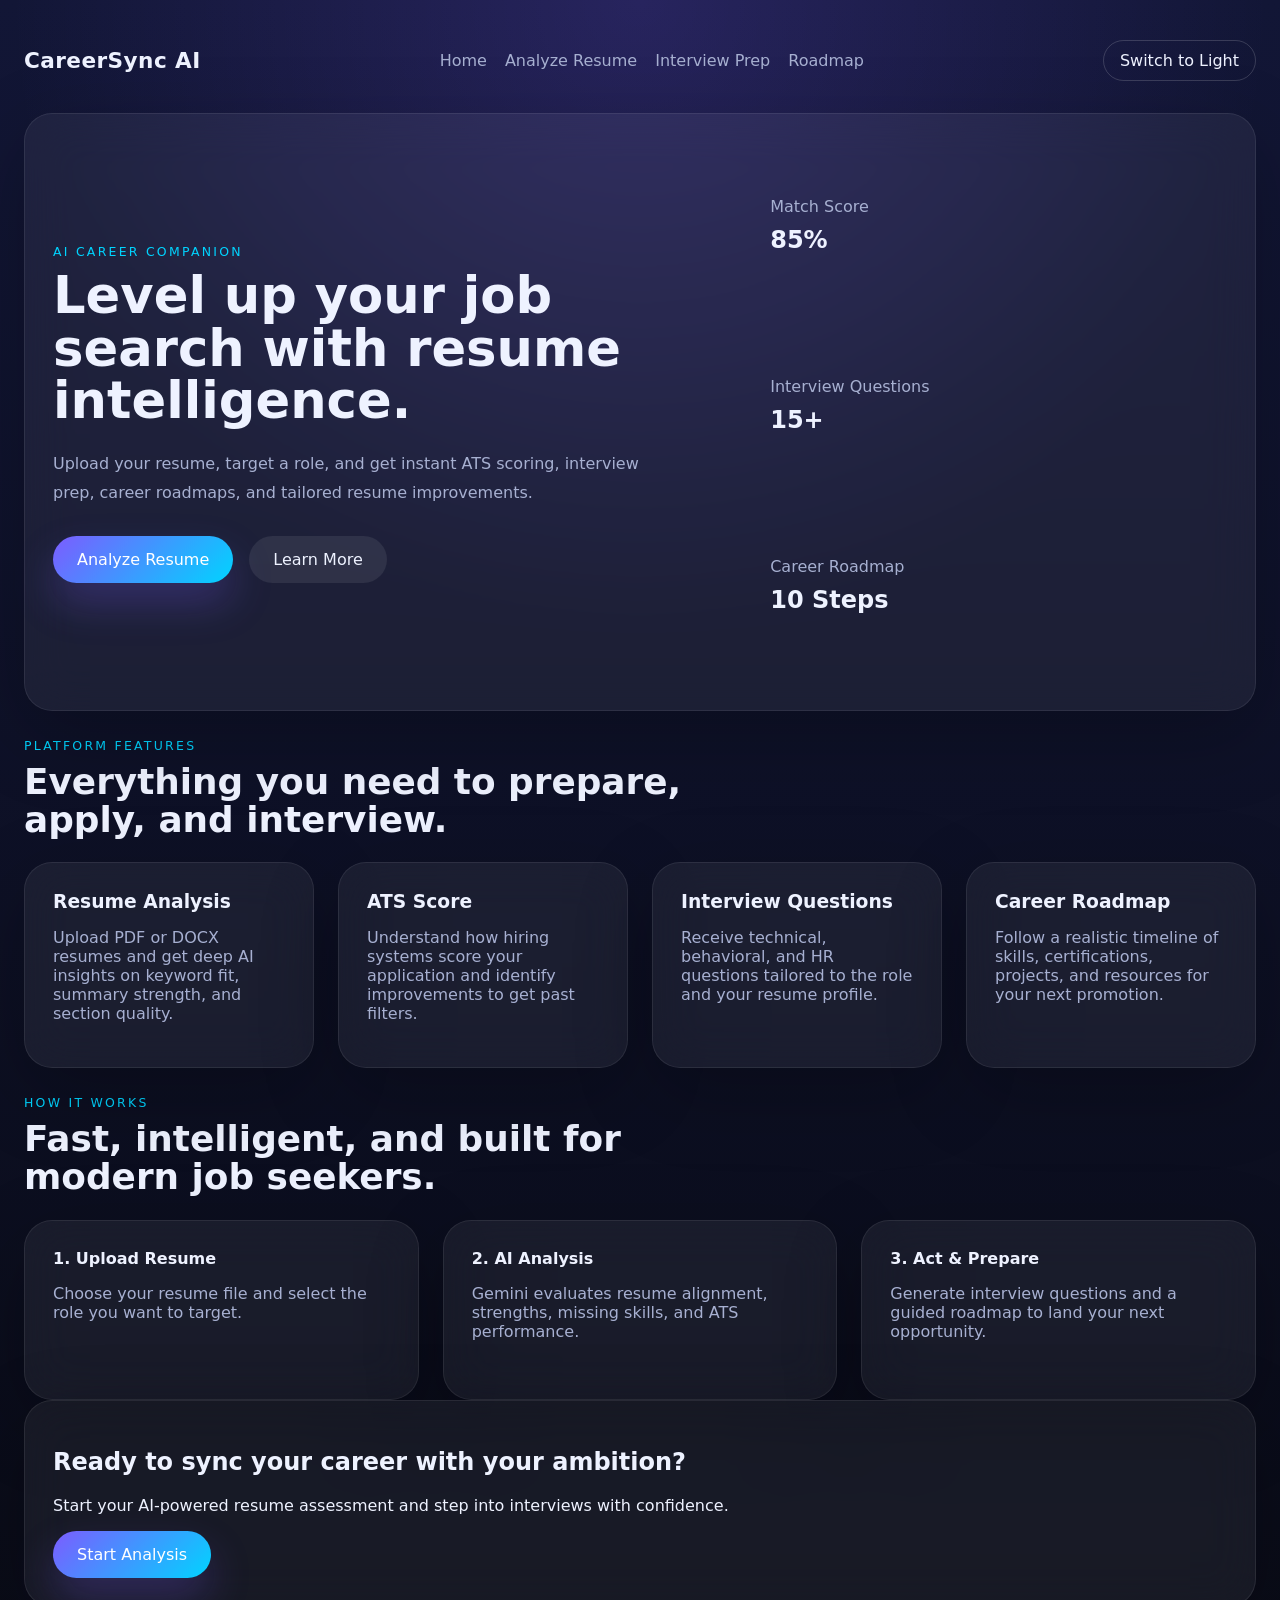
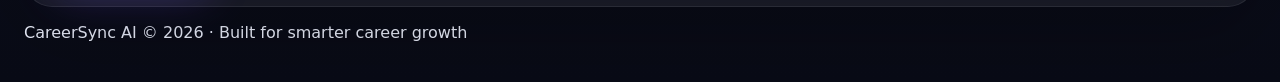
<file: frontend/index.html>
<!DOCTYPE html>
<html lang="en">
<head>
  <meta charset="UTF-8" />
  <meta name="viewport" content="width=device-width, initial-scale=1.0" />
  <title>CareerSync AI</title>
  <link rel="stylesheet" href="css/style.css" />
</head>
<body>
  <div class="page-shell">
    <header class="navbar">
      <div class="brand">CareerSync AI</div>
      <nav class="nav-links">
        <a href="index.html">Home</a>
        <a href="upload.html">Analyze Resume</a>
        <a href="interview.html">Interview Prep</a>
        <a href="roadmap.html">Roadmap</a>
      </nav>
      <button class="theme-toggle" id="themeToggle">Dark Mode</button>
    </header>

    <main class="hero-section glass-card">
      <div class="hero-copy">
        <span class="eyebrow">AI Career Companion</span>
        <h1>Level up your job search with resume intelligence.</h1>
        <p>Upload your resume, target a role, and get instant ATS scoring, interview prep, career roadmaps, and tailored resume improvements.</p>
        <div class="hero-actions">
          <a class="btn btn-primary" href="upload.html">Analyze Resume</a>
          <a class="btn btn-secondary" href="#features">Learn More</a>
        </div>
      </div>
      <div class="hero-panel">
        <div class="stat-card">
          <span>Match Score</span>
          <h2>85%</h2>
        </div>
        <div class="stat-card">
          <span>Interview Questions</span>
          <h2>15+</h2>
        </div>
        <div class="stat-card">
          <span>Career Roadmap</span>
          <h2>10 Steps</h2>
        </div>
      </div>
    </main>

    <section class="section" id="features">
      <div class="section-heading">
        <span class="eyebrow">Platform Features</span>
        <h2>Everything you need to prepare, apply, and interview.</h2>
      </div>
      <div class="grid-4">
        <article class="feature-card glass-card">
          <h3>Resume Analysis</h3>
          <p>Upload PDF or DOCX resumes and get deep AI insights on keyword fit, summary strength, and section quality.</p>
        </article>
        <article class="feature-card glass-card">
          <h3>ATS Score</h3>
          <p>Understand how hiring systems score your application and identify improvements to get past filters.</p>
        </article>
        <article class="feature-card glass-card">
          <h3>Interview Questions</h3>
          <p>Receive technical, behavioral, and HR questions tailored to the role and your resume profile.</p>
        </article>
        <article class="feature-card glass-card">
          <h3>Career Roadmap</h3>
          <p>Follow a realistic timeline of skills, certifications, projects, and resources for your next promotion.</p>
        </article>
      </div>
    </section>

    <section class="section how-it-works">
      <div class="section-heading">
        <span class="eyebrow">How It Works</span>
        <h2>Fast, intelligent, and built for modern job seekers.</h2>
      </div>
      <div class="grid-3">
        <div class="process-card glass-card">
          <h4>1. Upload Resume</h4>
          <p>Choose your resume file and select the role you want to target.</p>
        </div>
        <div class="process-card glass-card">
          <h4>2. AI Analysis</h4>
          <p>Gemini evaluates resume alignment, strengths, missing skills, and ATS performance.</p>
        </div>
        <div class="process-card glass-card">
          <h4>3. Act & Prepare</h4>
          <p>Generate interview questions and a guided roadmap to land your next opportunity.</p>
        </div>
      </div>
    </section>

    <section class="cta-section glass-card">
      <div>
        <h2>Ready to sync your career with your ambition?</h2>
        <p>Start your AI-powered resume assessment and step into interviews with confidence.</p>
      </div>
      <a class="btn btn-primary" href="upload.html">Start Analysis</a>
    </section>

    <footer class="footer">
      <p>CareerSync AI &copy; 2026 · Built for smarter career growth</p>
    </footer>
  </div>

  <script src="js/main.js"></script>
</body>
</html>
</file>
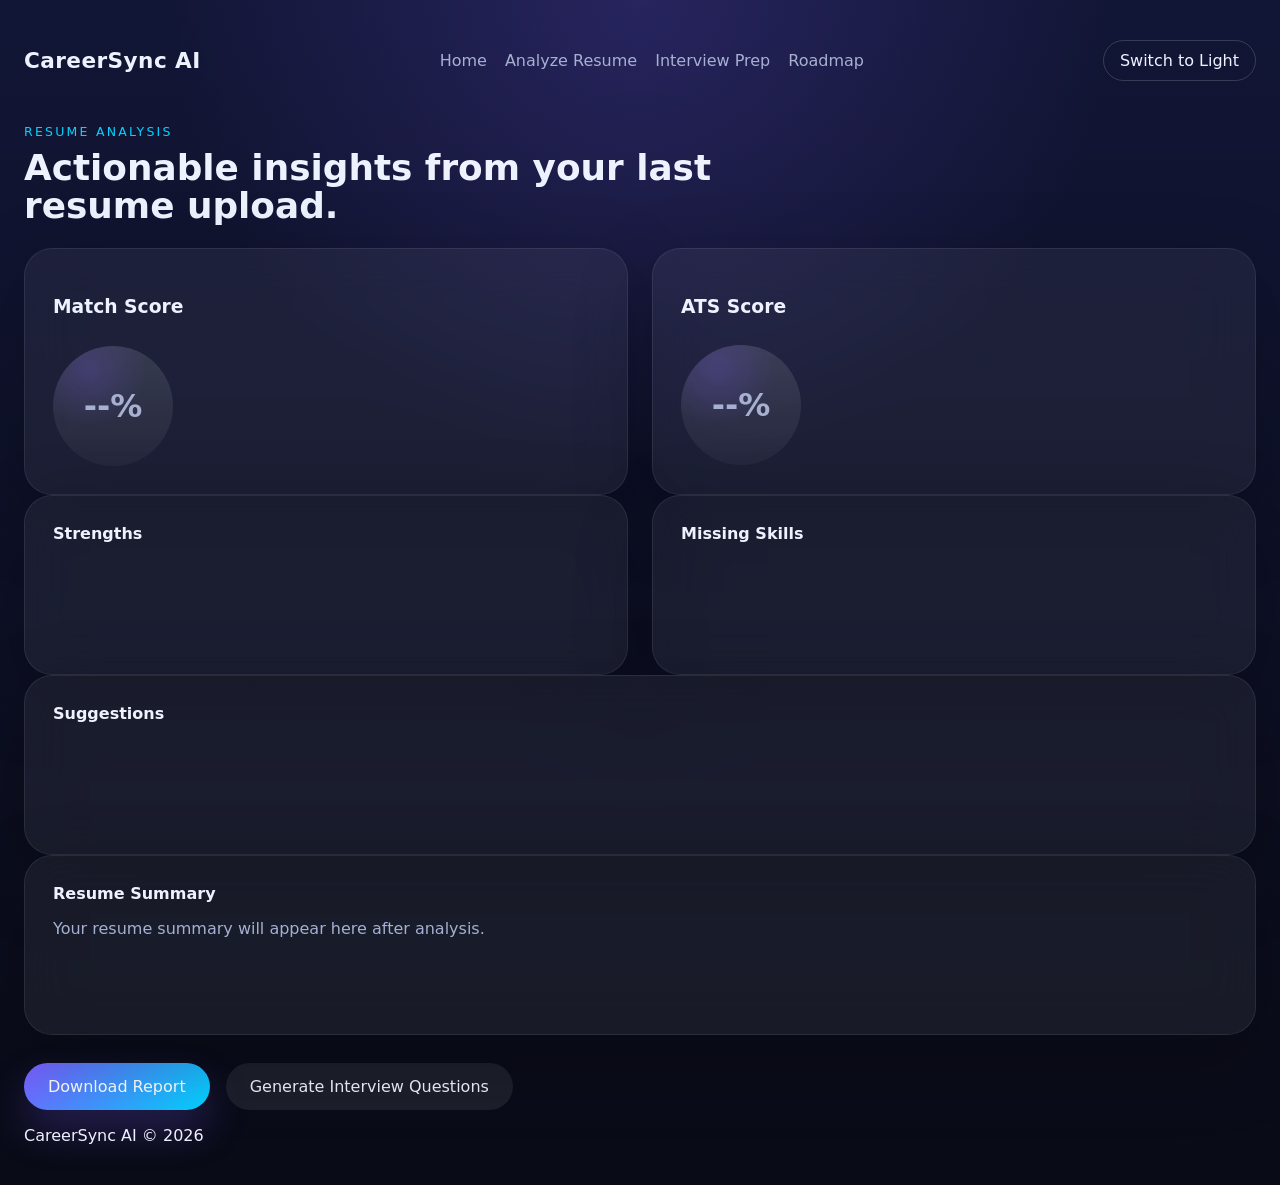
<file: frontend/analysis.html>
<!DOCTYPE html>
<html lang="en">
<head>
  <meta charset="UTF-8" />
  <meta name="viewport" content="width=device-width, initial-scale=1.0" />
  <title>Analysis | CareerSync AI</title>
  <link rel="stylesheet" href="css/style.css" />
</head>
<body>
  <div class="page-shell">
    <header class="navbar">
      <div class="brand">CareerSync AI</div>
      <nav class="nav-links">
        <a href="index.html">Home</a>
        <a href="upload.html">Analyze Resume</a>
        <a href="interview.html">Interview Prep</a>
        <a href="roadmap.html">Roadmap</a>
      </nav>
      <button class="theme-toggle" id="themeToggle">Dark Mode</button>
    </header>

    <main class="section">
      <div class="section-heading">
        <span class="eyebrow">Resume Analysis</span>
        <h2>Actionable insights from your last resume upload.</h2>
      </div>

      <div class="dashboard-grid">
        <div class="stat-card glass-card">
          <h3>Match Score</h3>
          <div class="circle-chart"><span id="matchScore">--%</span></div>
        </div>
        <div class="stat-card glass-card">
          <h3>ATS Score</h3>
          <div class="circle-chart"><span id="atsScore">--%</span></div>
        </div>
      </div>

      <div class="analysis-grid">
        <div class="analysis-card glass-card">
          <h4>Strengths</h4>
          <ul id="strengthsList"></ul>
        </div>
        <div class="analysis-card glass-card">
          <h4>Missing Skills</h4>
          <ul id="missingSkillsList"></ul>
        </div>
      </div>

      <div class="analysis-card glass-card">
        <h4>Suggestions</h4>
        <ul id="suggestionsList"></ul>
      </div>

      <div class="analysis-card glass-card">
        <h4>Resume Summary</h4>
        <p id="summaryText">Your resume summary will appear here after analysis.</p>
      </div>

      <div class="analysis-actions">
        <button class="btn btn-primary" id="downloadReport">Download Report</button>
        <a class="btn btn-secondary" href="interview.html">Generate Interview Questions</a>
      </div>
    </main>

    <footer class="footer">
      <p>CareerSync AI &copy; 2026</p>
    </footer>
  </div>

  <script src="js/main.js"></script>
  <script src="js/analysis.js"></script>
</body>
</html>
</file>
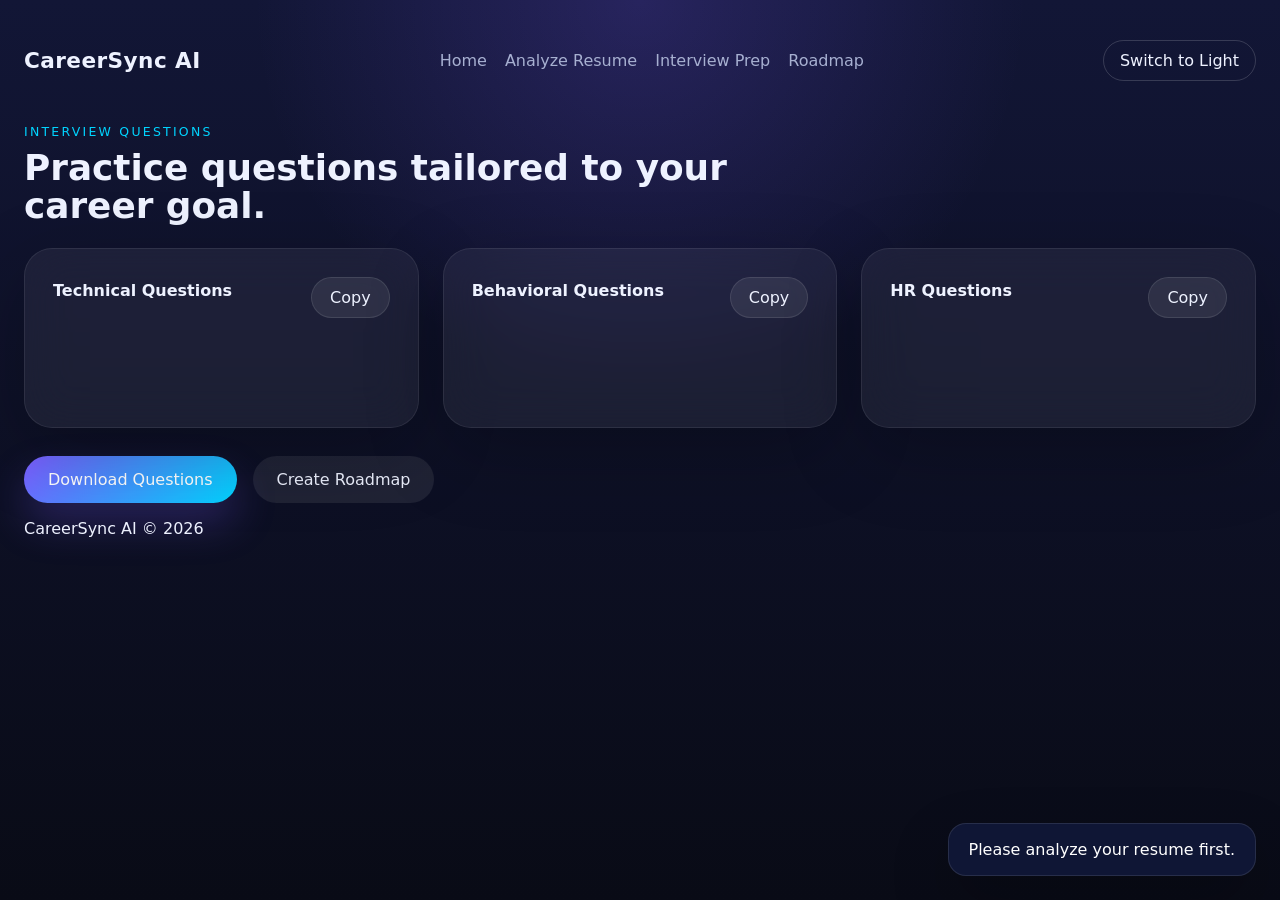
<file: frontend/interview.html>
<!DOCTYPE html>
<html lang="en">
<head>
  <meta charset="UTF-8" />
  <meta name="viewport" content="width=device-width, initial-scale=1.0" />
  <title>Interview Prep | CareerSync AI</title>
  <link rel="stylesheet" href="css/style.css" />
</head>
<body>
  <div class="page-shell">
    <header class="navbar">
      <div class="brand">CareerSync AI</div>
      <nav class="nav-links">
        <a href="index.html">Home</a>
        <a href="upload.html">Analyze Resume</a>
        <a href="interview.html">Interview Prep</a>
        <a href="roadmap.html">Roadmap</a>
      </nav>
      <button class="theme-toggle" id="themeToggle">Dark Mode</button>
    </header>

    <main class="section">
      <div class="section-heading">
        <span class="eyebrow">Interview Questions</span>
        <h2>Practice questions tailored to your career goal.</h2>
      </div>

      <div class="qa-grid">
        <div class="qa-card glass-card">
          <div class="qa-header">
            <h4>Technical Questions</h4>
            <button class="btn btn-tertiary" data-copy="technical">Copy</button>
          </div>
          <ul id="technicalList"></ul>
        </div>
        <div class="qa-card glass-card">
          <div class="qa-header">
            <h4>Behavioral Questions</h4>
            <button class="btn btn-tertiary" data-copy="behavioral">Copy</button>
          </div>
          <ul id="behavioralList"></ul>
        </div>
        <div class="qa-card glass-card">
          <div class="qa-header">
            <h4>HR Questions</h4>
            <button class="btn btn-tertiary" data-copy="hr">Copy</button>
          </div>
          <ul id="hrList"></ul>
        </div>
      </div>

      <div class="analysis-actions">
        <button class="btn btn-primary" id="downloadQuestions">Download Questions</button>
        <a class="btn btn-secondary" href="roadmap.html">Create Roadmap</a>
      </div>

      <div class="toast" id="toast"></div>
    </main>

    <footer class="footer">
      <p>CareerSync AI &copy; 2026</p>
    </footer>
  </div>

  <script src="js/main.js"></script>
  <script src="js/interview.js"></script>
</body>
</html>
</file>
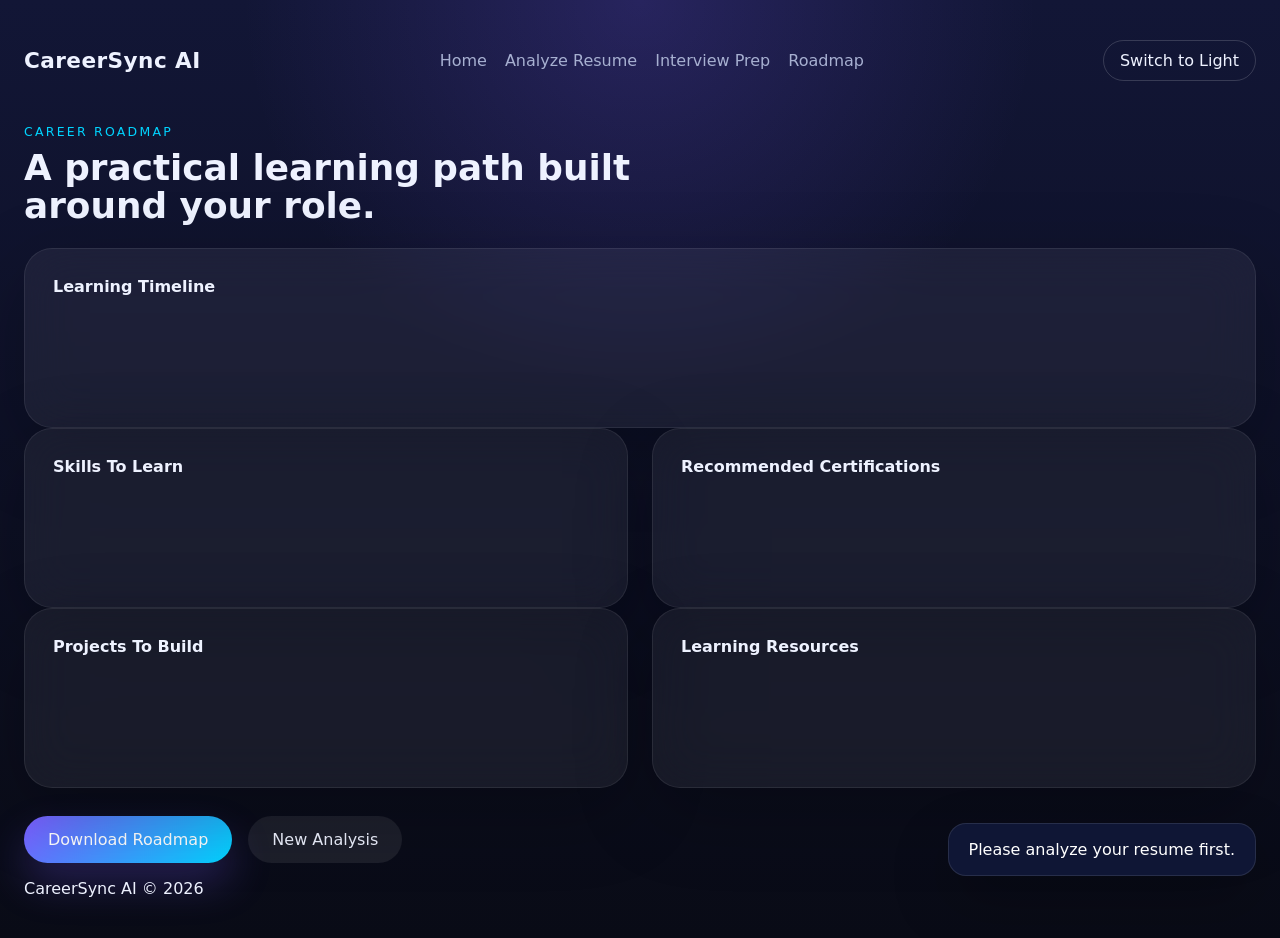
<file: frontend/roadmap.html>
<!DOCTYPE html>
<html lang="en">
<head>
  <meta charset="UTF-8" />
  <meta name="viewport" content="width=device-width, initial-scale=1.0" />
  <title>Career Roadmap | CareerSync AI</title>
  <link rel="stylesheet" href="css/style.css" />
</head>
<body>
  <div class="page-shell">
    <header class="navbar">
      <div class="brand">CareerSync AI</div>
      <nav class="nav-links">
        <a href="index.html">Home</a>
        <a href="upload.html">Analyze Resume</a>
        <a href="interview.html">Interview Prep</a>
        <a href="roadmap.html">Roadmap</a>
      </nav>
      <button class="theme-toggle" id="themeToggle">Dark Mode</button>
    </header>

    <main class="section">
      <div class="section-heading">
        <span class="eyebrow">Career Roadmap</span>
        <h2>A practical learning path built around your role.</h2>
      </div>

      <div class="timeline-card glass-card">
        <h4>Learning Timeline</h4>
        <ol id="timelineList" class="timeline-list"></ol>
      </div>

      <div class="roadmap-grid">
        <div class="roadmap-card glass-card">
          <h4>Skills To Learn</h4>
          <ul id="skillsList"></ul>
        </div>
        <div class="roadmap-card glass-card">
          <h4>Recommended Certifications</h4>
          <ul id="certificationsList"></ul>
        </div>
      </div>

      <div class="roadmap-grid">
        <div class="roadmap-card glass-card">
          <h4>Projects To Build</h4>
          <ul id="projectsList"></ul>
        </div>
        <div class="roadmap-card glass-card">
          <h4>Learning Resources</h4>
          <ul id="resourcesList"></ul>
        </div>
      </div>

      <div class="analysis-actions">
        <button class="btn btn-primary" id="downloadRoadmap">Download Roadmap</button>
        <a class="btn btn-secondary" href="upload.html">New Analysis</a>
      </div>

      <div class="toast" id="toast"></div>
    </main>

    <footer class="footer">
      <p>CareerSync AI &copy; 2026</p>
    </footer>
  </div>

  <script src="js/main.js"></script>
  <script src="js/roadmap.js"></script>
</body>
</html>
</file>
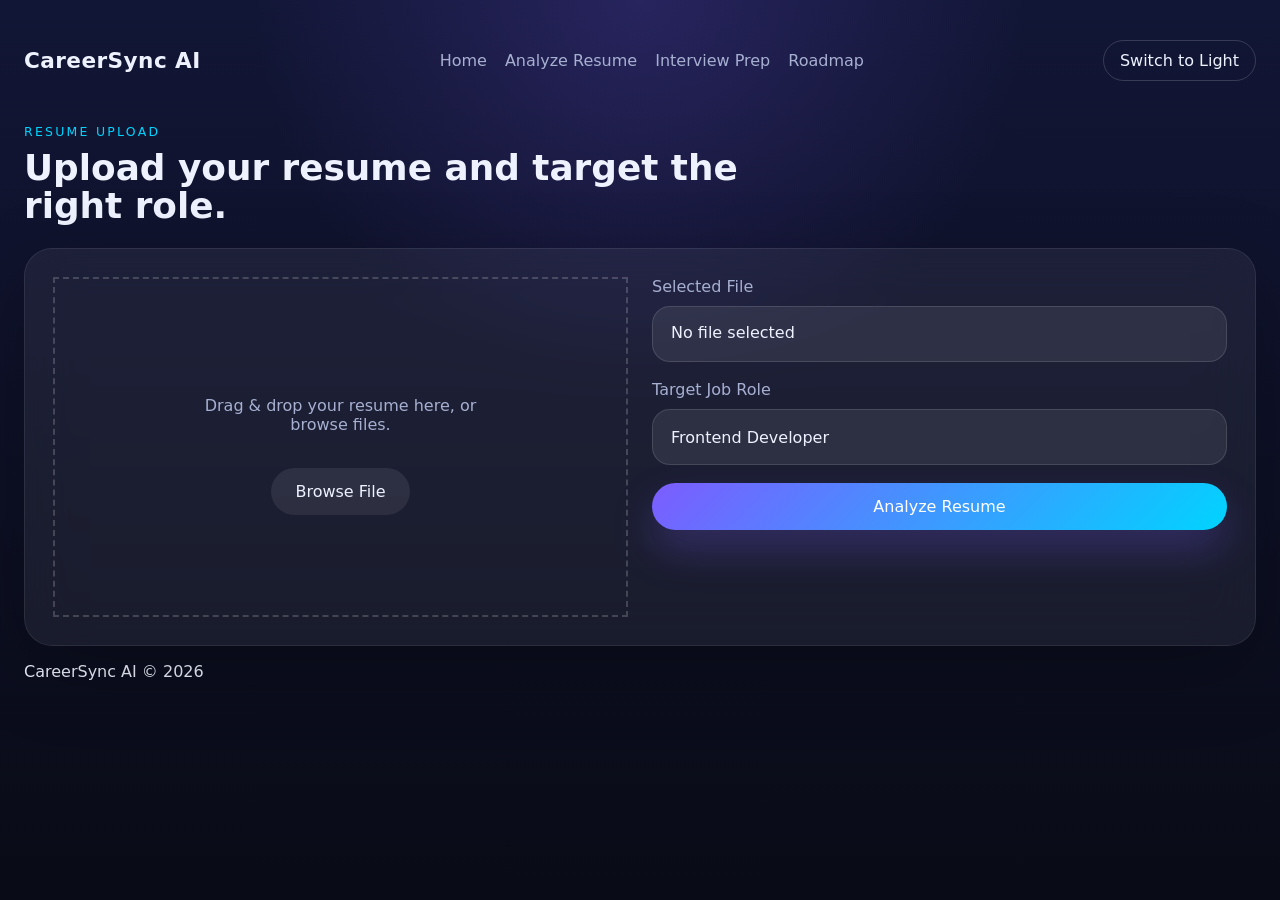
<file: frontend/upload.html>
<!DOCTYPE html>
<html lang="en">
<head>
  <meta charset="UTF-8" />
  <meta name="viewport" content="width=device-width, initial-scale=1.0" />
  <title>Upload Resume | CareerSync AI</title>
  <link rel="stylesheet" href="css/style.css" />
</head>
<body>
  <div class="page-shell">
    <header class="navbar">
      <div class="brand">CareerSync AI</div>
      <nav class="nav-links">
        <a href="index.html">Home</a>
        <a href="upload.html">Analyze Resume</a>
        <a href="interview.html">Interview Prep</a>
        <a href="roadmap.html">Roadmap</a>
      </nav>
      <button class="theme-toggle" id="themeToggle">Dark Mode</button>
    </header>

    <main class="section">
      <div class="section-heading">
        <span class="eyebrow">Resume Upload</span>
        <h2>Upload your resume and target the right role.</h2>
      </div>

      <div class="upload-panel glass-card">
        <div class="upload-area" id="uploadArea">
          <p>Drag & drop your resume here, or browse files.</p>
          <button class="btn btn-secondary" id="browseButton">Browse File</button>
          <input type="file" id="resumeInput" accept=".pdf,.docx,.txt" hidden />
        </div>

        <div class="upload-form">
          <div class="form-group">
            <label for="selectedFile">Selected File</label>
            <div id="selectedFile" class="file-preview">No file selected</div>
          </div>
          <div class="form-group">
            <label for="roleSelect">Target Job Role</label>
            <select id="roleSelect">
              <option value="Frontend Developer">Frontend Developer</option>
              <option value="Backend Developer">Backend Developer</option>
              <option value="Full Stack Developer">Full Stack Developer</option>
              <option value="Data Analyst">Data Analyst</option>
              <option value="AI/ML Engineer">AI/ML Engineer</option>
            </select>
          </div>
          <button class="btn btn-primary" id="analyzeButton">Analyze Resume</button>

          <div class="progress-block" id="progressBlock" hidden>
            <div class="spinner"></div>
            <span id="progressText">Uploading resume...</span>
          </div>
          <div class="toast" id="toast"></div>
        </div>
      </div>
    </main>

    <footer class="footer">
      <p>CareerSync AI &copy; 2026</p>
    </footer>
  </div>

  <script src="js/main.js"></script>
  <script src="js/upload.js"></script>
</body>
</html>
</file>
<file: frontend/css/style.css>
:root {
  --bg: radial-gradient(circle at top, rgba(124, 92, 255, 0.2), transparent 35%), linear-gradient(180deg, #121636 0%, #090b16 100%);
  --surface: rgba(255, 255, 255, 0.06);
  --surface-strong: rgba(255, 255, 255, 0.1);
  --text: #eef2ff;
  --muted: #a7b0d1;
  --primary: #7c5cff;
  --primary-soft: rgba(124, 92, 255, 0.16);
  --accent: #00d4ff;
  --danger: #ff6b6b;
  --shadow: 0 24px 80px rgba(0, 0, 0, 0.24);
}

body {
  margin: 0;
  min-height: 100vh;
  font-family: Inter, ui-sans-serif, system-ui, -apple-system, BlinkMacSystemFont, "Segoe UI", sans-serif;
  color: var(--text);
  background: var(--bg);
  transition: background 0.45s ease, color 0.45s ease;
}

body.dark {
  --bg: radial-gradient(circle at top, rgba(124, 92, 255, 0.2), transparent 35%), linear-gradient(180deg, #121636 0%, #090b16 100%);
  --surface: rgba(255, 255, 255, 0.06);
  --surface-strong: rgba(255, 255, 255, 0.1);
  --text: #eef2ff;
  --muted: #a7b0d1;
  --primary: #7c5cff;
  --accent: #00d4ff;
  --danger: #ff6b6b;
  --shadow: 0 24px 80px rgba(0, 0, 0, 0.24);
}

body.light {
  --bg: #f4f7ff;
  --surface: rgba(255, 255, 255, 0.92);
  --surface-strong: rgba(255, 255, 255, 0.96);
  --text: #0f172a;
  --muted: #475569;
  --primary: #4f46e5;
  --accent: #0284c7;
  --danger: #dc2626;
  --shadow: 0 24px 60px rgba(15, 23, 42, 0.12);
}

body.dark .theme-toggle {
  border-color: rgba(255,255,255,0.16);
  color: var(--text);
}

body.light .theme-toggle {
  border-color: rgba(15, 23, 42, 0.15);
  color: #0f172a;
}

body.dark .glass-card {
  background: var(--surface);
  border-color: rgba(255,255,255,0.08);
}

body.light .glass-card {
  background: var(--surface);
  border-color: rgba(15, 23, 42, 0.08);
}

body.dark .btn-secondary,
body.dark .btn-tertiary {
  background: rgba(255,255,255,0.08);
  color: var(--text);
}

body.light .btn-secondary,
body.light .btn-tertiary {
  background: rgba(15, 23, 42, 0.06);
  color: #0f172a;
}

* {
  box-sizing: border-box;
}

a {
  color: inherit;
  text-decoration: none;
}

button, select {
  font: inherit;
}

.page-shell {
  max-width: 1320px;
  margin: 0 auto;
  padding: 24px;
}

.navbar {
  display: flex;
  align-items: center;
  justify-content: space-between;
  gap: 16px;
  flex-wrap: wrap;
  padding: 16px 0;
}

.brand {
  font-size: 1.35rem;
  font-weight: 700;
  letter-spacing: 0.02em;
}

.nav-links {
  display: flex;
  gap: 18px;
  flex-wrap: wrap;
}

.nav-links a {
  color: var(--muted);
  transition: color 0.2s ease;
}

.nav-links a:hover {
  color: var(--text);
}

.theme-toggle {
  border: 1px solid rgba(255,255,255,0.16);
  background: transparent;
  color: var(--text);
  padding: 10px 16px;
  border-radius: 999px;
  cursor: pointer;
  transition: background 0.35s ease, border-color 0.35s ease, color 0.35s ease, transform 0.2s ease;
}

.theme-toggle:hover {
  transform: translateY(-1px);
}

.section {
  margin-top: 24px;
}

.section-heading {
  max-width: 720px;
  margin-bottom: 24px;
}

.eyebrow {
  display: inline-block;
  text-transform: uppercase;
  letter-spacing: 0.18em;
  color: var(--accent);
  font-size: 0.78rem;
  margin-bottom: 10px;
}

.section-heading h2 {
  margin: 0;
  font-size: clamp(2rem, 2.8vw, 3.4rem);
  line-height: 1.05;
}

.glass-card {
  background: var(--surface);
  border: 1px solid rgba(255,255,255,0.08);
  backdrop-filter: blur(24px);
  box-shadow: var(--shadow);
  border-radius: 28px;
  padding: 28px;
  transition: background 0.45s ease, border-color 0.45s ease, box-shadow 0.45s ease, transform 0.25s ease;
}

.glass-card:hover {
  transform: translateY(-3px);
}

.hero-section {
  display: grid;
  gap: 32px;
  grid-template-columns: 1.5fr 1fr;
  align-items: center;
  margin-top: 16px;
}

.hero-copy h1 {
  font-size: clamp(2.8rem, 4vw, 4.6rem);
  margin: 0;
  line-height: 1.02;
}

.hero-copy p {
  margin: 24px 0 0;
  max-width: 620px;
  color: var(--muted);
  font-size: 1rem;
  line-height: 1.8;
}

.hero-actions {
  margin-top: 28px;
  display: flex;
  gap: 16px;
  flex-wrap: wrap;
}

.btn {
  display: inline-flex;
  align-items: center;
  justify-content: center;
  border: none;
  border-radius: 999px;
  padding: 14px 24px;
  cursor: pointer;
  transition: transform 0.2s ease, background 0.2s ease;
}

.btn {
  display: inline-flex;
  align-items: center;
  justify-content: center;
  border: none;
  border-radius: 999px;
  padding: 14px 24px;
  cursor: pointer;
  transition: transform 0.2s ease, background 0.2s ease, color 0.2s ease, box-shadow 0.2s ease;
}

.btn:hover {
  transform: translateY(-1px);
}

.btn-primary {
  background: linear-gradient(135deg, var(--primary), var(--accent));
  color: #fff;
  box-shadow: 0 20px 40px rgba(124, 92, 255, 0.25);
}

.btn-secondary {
  background: rgba(255,255,255,0.08);
  color: var(--text);
}

.btn-tertiary {
  background: rgba(255,255,255,0.08);
  color: var(--text);
  border: 1px solid rgba(255,255,255,0.1);
  padding: 10px 18px;
}

.stat-card, .feature-card, .process-card, .analysis-card, .qa-card, .roadmap-card, .timeline-card {
  min-height: 180px;
}

.stat-card h2,
.feature-card h3,
.process-card h4,
.analysis-card h4,
.qa-card h4,
.roadmap-card h4,
.timeline-card h4 {
  margin: 0 0 14px;
}

.stat-card span,
.feature-card p,
.process-card p,
.analysis-card p,
.qa-card p,
.roadmap-card p,
.timeline-card p {
  color: var(--muted);
}

.stat-card {
  display: flex;
  flex-direction: column;
  justify-content: center;
  gap: 10px;
}

.circle-chart {
  width: 120px;
  height: 120px;
  border-radius: 50%;
  background: radial-gradient(circle at 30% 20%, rgba(124, 92, 255, 0.2), transparent 45%),
              linear-gradient(180deg, rgba(255,255,255,0.12), rgba(255,255,255,0.04));
  display: grid;
  place-items: center;
  color: #fff;
  font-size: 2rem;
  font-weight: 700;
}

.grid-4,
.grid-3,
.dashboard-grid,
.analysis-grid,
.qa-grid,
.roadmap-grid {
  display: grid;
  gap: 24px;
}

.grid-4 {
  grid-template-columns: repeat(4, minmax(0, 1fr));
}

.grid-3 {
  grid-template-columns: repeat(3, minmax(0, 1fr));
}

.dashboard-grid {
  grid-template-columns: repeat(2, minmax(0, 1fr));
}

.analysis-grid,
.roadmap-grid {
  grid-template-columns: repeat(2, minmax(0, 1fr));
}

.qa-grid {
  grid-template-columns: repeat(3, minmax(0, 1fr));
}

.upload-panel {
  display: grid;
  gap: 24px;
  grid-template-columns: 1fr 1fr;
}

.upload-area {
  min-height: 340px;
  border: 2px dashed rgba(255,255,255,0.18);
  display: flex;
  flex-direction: column;
  align-items: center;
  justify-content: center;
  gap: 18px;
  text-align: center;
  padding: 32px;
}

.upload-area p {
  color: var(--muted);
  max-width: 320px;
}

.upload-form {
  display: flex;
  flex-direction: column;
  gap: 18px;
}

.form-group {
  display: flex;
  flex-direction: column;
  gap: 10px;
}

.form-group label {
  color: var(--muted);
}

.file-preview,
select {
  min-height: 56px;
  padding: 16px 18px;
  border-radius: 18px;
  border: 1px solid transparent;
  background: transparent;
  color: var(--text);
}

body.dark .file-preview,
body.dark select {
  border-color: rgba(255,255,255,0.12);
  background: rgba(255,255,255,0.08);
  color: var(--text);
}

body.light .file-preview,
body.light select {
  border-color: rgba(15, 23, 42, 0.12);
  background: var(--surface);
  color: var(--text);
}

select {
  appearance: none;
}

body.dark select option {
  background: #111827;
  color: #f8fafc;
}

body.light select option {
  background: #f8fafc;
  color: #0f172a;
}

.progress-block {
  display: flex;
  align-items: center;
  gap: 14px;
}

.progress-block[hidden] {
  display: none !important;
}

.spinner {
  width: 24px;
  height: 24px;
  border: 3px solid rgba(255,255,255,0.16);
  border-top-color: var(--primary);
  border-radius: 50%;
  animation: spin 1s linear infinite;
}

@keyframes spin {
  to { transform: rotate(360deg); }
}

.toast {
  position: fixed;
  bottom: 24px;
  right: 24px;
  background: rgba(16, 24, 56, 0.94);
  border: 1px solid rgba(255,255,255,0.1);
  padding: 16px 20px;
  border-radius: 18px;
  box-shadow: 0 24px 60px rgba(0, 0, 0, 0.24);
  opacity: 0;
  transform: translateY(16px);
  transition: opacity 0.25s ease, transform 0.25s ease;
  color: #fff;
  pointer-events: none;
  max-width: 320px;
}

.toast.show {
  opacity: 1;
  transform: translateY(0);
}

.analysis-actions {
  margin-top: 28px;
  display: flex;
  gap: 16px;
  flex-wrap: wrap;
}

.qa-header {
  display: flex;
  justify-content: space-between;
  align-items: center;
  gap: 12px;
}

.qa-card ul,
.analysis-card ul,
.roadmap-card ul,
.timeline-list {
  padding-left: 20px;
  margin: 0;
  color: var(--text);
}

.timeline-list {
  display: grid;
  gap: 14px;
}

.timeline-list li {
  background: rgba(255,255,255,0.05);
  padding: 16px;
  border-radius: 18px;
}

@media (max-width: 1100px) {
  .hero-section,
  .upload-panel,
  .dashboard-grid,
  .analysis-grid,
  .qa-grid,
  .roadmap-grid,
  .grid-4,
  .grid-3 {
    grid-template-columns: 1fr;
  }
}

@media (max-width: 720px) {
  .page-shell {
    padding: 16px;
  }

  .navbar {
    justify-content: center;
  }

  .nav-links {
    justify-content: center;
  }
}
</file>
